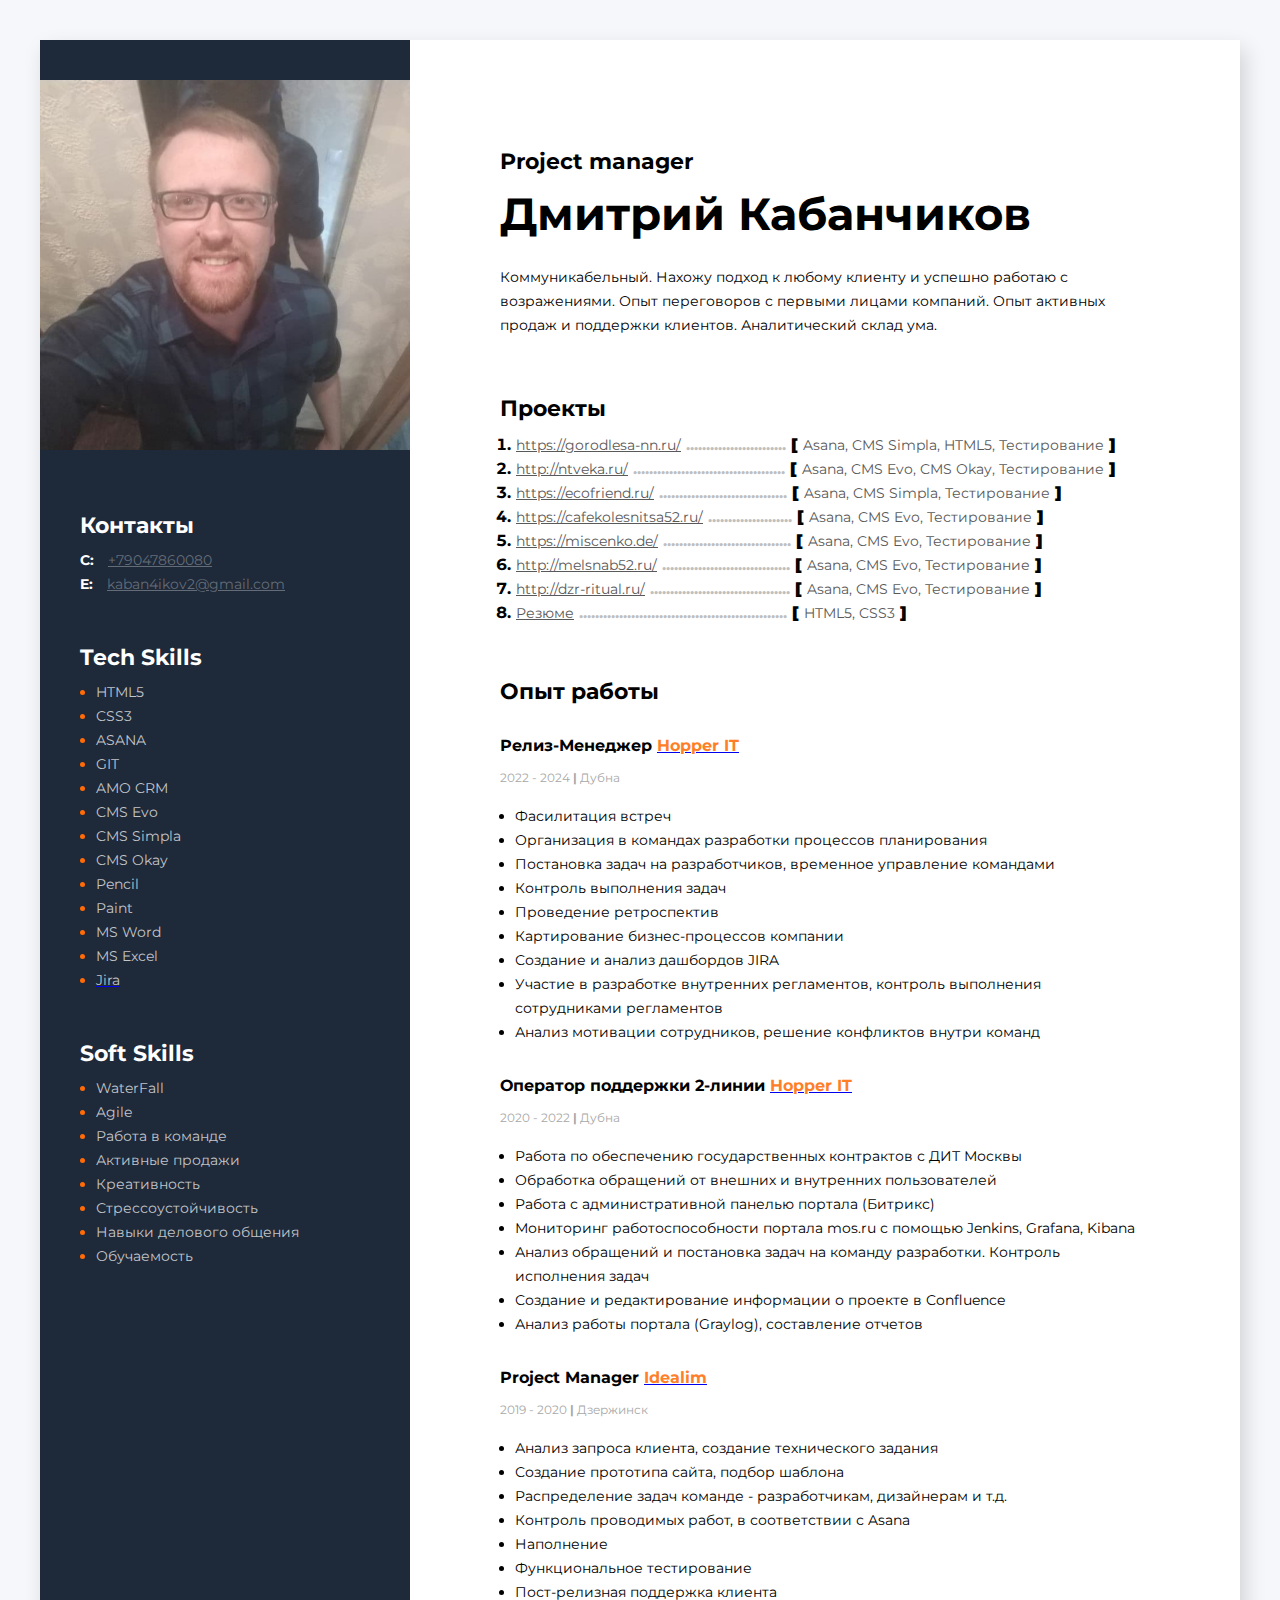
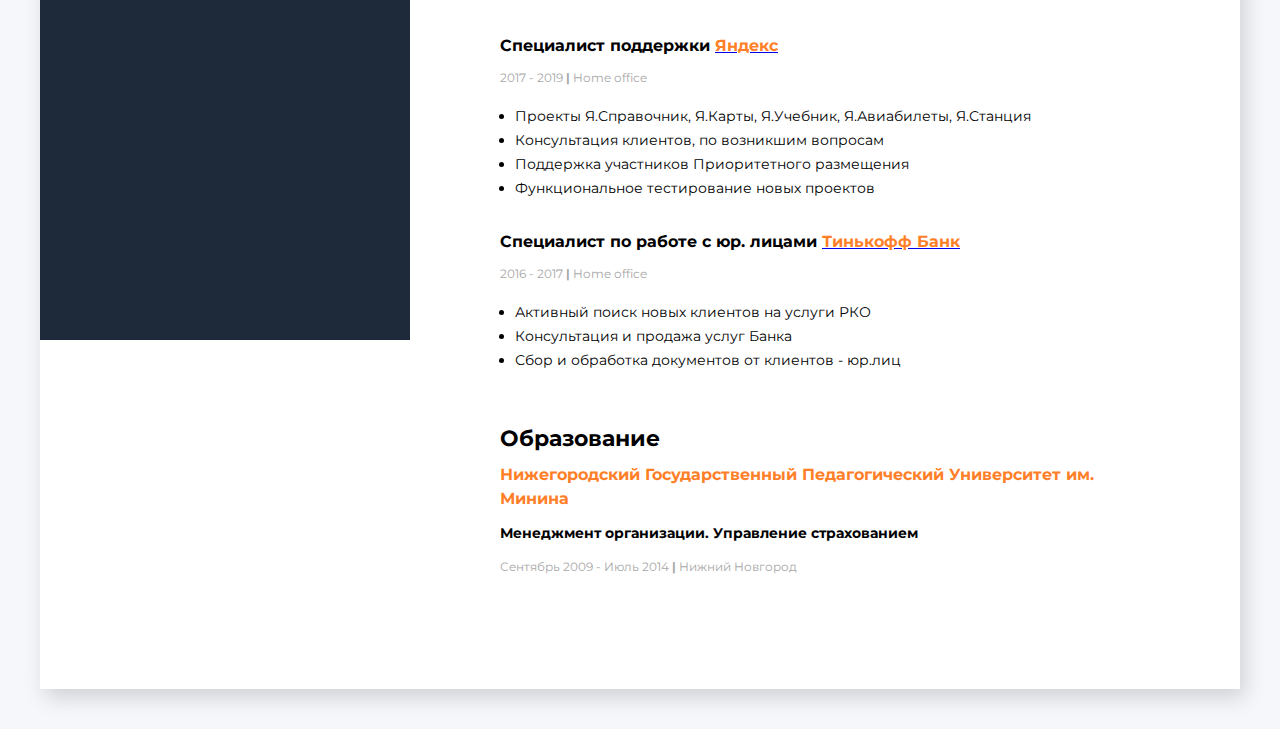
<file: index.html>
<!DOCTYPE html>
<html lang="ru">
<head>
    <meta charset="UTF-8">
    <meta name="viewport" content="width=device-width, initial-scale=1.0">
    <title>Резюме Кабанчиков Д.А.</title>
    <link rel="stylesheet" href="./style.css">
    <link href="https://fonts.googleapis.com/css2?family=Montserrat:wght@400;700&display=swap" rel="stylesheet">
</head>
    <body>
        <!-- main container-->
        <div class="wrapper">
            <aside class ="sidebar">
                <img class="my-photo" src="./photo1.jpg" alt="my photo">
                <!--contacts container-->
                <div class="contacts">
                    <h3 class="contacts-title">Контакты</h3>
                    <div>
                        <span class="contacts-link-type">C:</span> <a class="contacts-link" href="tel:+79047860080">+79047860080</a>
                    </div>
                    <div>
                        <span class="contacts-link-type">E:</span> <a class="contacts-link" href="mailto:kaban4ikov2@gmail.com">kaban4ikov2@gmail.com</a>
                    </div>
                </div>
                <!--Tech scills container-->
                <div class="tech-skills-container">
                    <h3 class="tech-skills-title">Tech Skills</h3>
                        <ul>
                            <li class="tech-skills-item"><span class="tech-skills-text">HTML5</span>
                            </li>
                            <li class="tech-skills-item"><span class="tech-skills-text">CSS3</span>
                            </li>
                            <li class="tech-skills-item"><span class="tech-skills-text">ASANA</span>
                            </li>
                            <li class="tech-skills-item"><span class="tech-skills-text">GIT</span>
                            </li>
                            <li class="tech-skills-item"><span class="tech-skills-text">AMO CRM</span>
                            </li>
                            <li class="tech-skills-item"><span class="tech-skills-text">CMS Evo</span>
                            </li>
                            <li class="tech-skills-item"><span class="tech-skills-text">CMS Simpla</span>
                            </li>
                            <li class="tech-skills-item"><span class="tech-skills-text">CMS Okay</span>
                            </li>
                            <li class="tech-skills-item"><span class="tech-skills-text">Pencil</span>
                            </li>
                            <li class="tech-skills-item"><span class="tech-skills-text">Paint</span>
                            </li>
                            <li class="tech-skills-item"><span class="tech-skills-text">MS Word</span>
                            </li>
                            <li class="tech-skills-item"><span class="tech-skills-text">MS Excel</span>
                            </li>
                            <li class="tech-skills-item"><a href="./jiraser.png"><span class="tech-skills-text">Jira</span></a>
                            </li>
                        </ul>
                </div>
                <!--Soft Skills container-->
                <div class=soft-skills-container>
                    <h3 class=soft-skills-title>Soft Skills</h3>
                        <ul>
                            <li class="soft-skills-item"><span class="soft-skills-text">WaterFall</span>
                            </li>
                            <li class="soft-skills-item"><span class="soft-skills-text">Agile</span>
                            </li>
                            <li class="soft-skills-item"><span class="soft-skills-text">Работа в команде</span>
                            </li>
                            <li class="soft-skills-item"><span class="soft-skills-text">Активные продажи</span>
                            </li>
                            <li class="soft-skills-item"><span class="soft-skills-text">Креативность</span>
                            </li>
                            <li class="soft-skills-item"><span class="soft-skills-text">Стрессоустойчивость</span>
                            </li>
                            <li class="soft-skills-item"><span class="soft-skills-text">Навыки делового общения</span>
                            </li>
                            <li class="soft-skills-item"><span class="soft-skills-text">Обучаемость</span>
                            </li>
                        </ul>
                </div>
                
            </aside>
            <!--about me container-->
            <div class="about-me-container">   
                <!--about me info container-->
                <div class="info-me">
                <h2 class="about-me-title">Project manager</h2>
                <h1 class="my-name">Дмитрий Кабанчиков</h1>
                <p class="description">Коммуникабельный. Нахожу подход к любому клиенту и успешно работаю с возражениями. Опыт переговоров с первыми лицами компаний. Опыт активных продаж и поддержки клиентов. Аналитический склад ума.</p>
                </div>
            <!--project container-->
            <div class="projects-container">
                <h3 class="about-me-title">Проекты</h3>
                <ol>
                    <li class="projects-item">
                        <a class="projects-link" 
                        href="https://gorodlesa-nn.ru/">https://gorodlesa-nn.ru/</a>
                        <span class="dots">.........................</span>
                        <span><b>[</b> <span class="tech-name"> Asana, CMS Simpla, HTML5, Тестирование</span><b> ]</b></span>
                    </li> 
                    <li class="projects-item">
                        <a class="projects-link" 
                        href="http://ntveka.ru/">http://ntveka.ru/</a>
                        <span class="dots">......................................</span>
                        <span><b>[ </b><span class="tech-name">Asana, CMS Evo, CMS Okay, Тестирование</span><b> ]</b></span>
                    </li>
                    <li class="projects-item">
                        <a class="projects-link" 
                        href="https://ecofriend.ru/">https://ecofriend.ru/</a>
                        <span class="dots">................................</span>
                        <span><b>[ </b><span class="tech-name">Asana, CMS Simpla, Тестирование</span><b> ]</b></span>
                    </li>
                    <li class="projects-item">
                        <a class="projects-link" 
                        href="https://cafekolesnitsa52.ru/">https://cafekolesnitsa52.ru/</a>
                        <span class="dots">.....................</span>
                        <span><b>[</b> <span class="tech-name"> Asana, CMS Evo, Тестирование</span><b> ]</b></span>
                    </li> 
                    <li class="projects-item">
                        <a class="projects-link" 
                        href="https://miscenko.de/">https://miscenko.de/</a>
                        <span class="dots">................................</span>
                        <span><b>[</b> <span class="tech-name"> Asana, CMS Evo, Тестирование</span><b> ]</b></span>
                    </li> 
                    <li class="projects-item">
                        <a class="projects-link" 
                        href="http://melsnab52.ru/">http://melsnab52.ru/</a>
                        <span class="dots">................................</span>
                        <span><b>[</b> <span class="tech-name"> Asana, CMS Evo, Тестирование</span><b> ]</b></span>
                    </li> 
                    <li class="projects-item">
                        <a class="projects-link" 
                        href="http://dzr-ritual.ru/">http://dzr-ritual.ru/</a>
                        <span class="dots">...................................</span>
                        <span><b>[</b> <span class="tech-name"> Asana, CMS Evo, Тестирование</span><b> ]</b></span>
                    </li> 
                    <li class="projects-item">
                        <a class="projects-link" 
                        href="https://kaban4ikoff.github.io/">Резюме</a>
                        <span class="dots">....................................................</span>
                        <span><b>[</b> <span class="tech-name"> HTML5, CSS3</span><b> ]</b></span>
                    </li> 
                </ol>
            </div>
            <!--experience container-->
            <div>
                <h3 class="about-me-title">Опыт работы</h3>
                 <!--company 1-->
                <div>
                    <h4 class="profession-title">Релиз-Менеджер <a href="https://hopper-it.ru/"><span class="company-name">Hopper IT</span></a> </h4>
                    <span class="profession-date"> 2022 - 2024 <b>|</b> Дубна</span>
                    <ul class="profession-duties">
                        <li class="profession-duties-item">
                        Фасилитация встреч
                        </li>
                        <li class="profession-duties-item">
                        Организация в командах разработки процессов планирования
                        </li>
                        <li class="profession-duties-item">
                        Постановка задач на разработчиков, временное управление командами
                        </li>
                        <li class="profession-duties-item">
                        Контроль выполнения задач
                        </li>
                        <li class="profession-duties-item">
                        Проведение ретроспектив
                        </li>
                        <li class="profession-duties-item">
                        Картирование бизнес-процессов компании
                        </li>
                        <li class="profession-duties-item">
                        Создание и анализ дашбордов JIRA
                        </li>
                         <li class="profession-duties-item">
                        Участие в разработке внутренних регламентов, контроль выполнения сотрудниками регламентов
                        </li>
                        <li class="profession-duties-item">
                        Анализ мотивации сотрудников, решение конфликтов внутри команд
                        </li>
                    </ul>
              </div>
                  <!--company 2-->
                  <div>
                    <h4 class="profession-title">Оператор поддержки 2-линии <a href="https://hopper-it.ru/"><span class="company-name">Hopper IT</span></a> </h4>
                    <span class="profession-date"> 2020 - 2022 <b>|</b> Дубна</span>
                    <ul class="profession-duties">
                        <li class="profession-duties-item">
                        Работа по обеспечению государственных контрактов с ДИТ Москвы
                        </li>
                        <li class="profession-duties-item">
                        Обработка обращений от внешних и внутренних пользователей
                        </li>
                        <li class="profession-duties-item">
                        Работа с административной панелью портала (Битрикс)
                        </li>
                        <li class="profession-duties-item">
                        Мониторинг работоспособности портала mos.ru с помощью Jenkins, Grafana, Kibana
                        </li>
                        <li class="profession-duties-item">
                        Анализ обращений и постановка задач на команду разработки. Контроль исполнения задач
                        </li>
                        <li class="profession-duties-item">
                        Создание и редактирование информации о проекте в Confluence
                        </li>
                        <li class="profession-duties-item">
                        Анализ работы портала (Graylog), составление отчетов
                        </li>
                    </ul>
                   </div>
                <!--company 3-->
                <div>
                    <h4 class="profession-title">Project Manager <a href="https://idealim.ru"><span class="company-name">Idealim</span></a> </h4>
                    <span class="profession-date"> 2019 - 2020 <b>|</b> Дзержинск</span>
                    <ul class="profession-duties">
                        <li class="profession-duties-item">
                        Анализ запроса клиента, создание технического задания 
                        </li>
                        <li class="profession-duties-item">
                        Создание прототипа сайта, подбор шаблона
                        </li>
                        <li class="profession-duties-item">
                        Распределение задач команде - разработчикам, дизайнерам и т.д.
                        </li>
                        <li class="profession-duties-item">
                        Контроль проводимых работ, в соответствии с Asana
                        </li>
                        <li class="profession-duties-item">
                        Наполнение
                        </li>
                        <li class="profession-duties-item">
                        Функциональное тестирование
                        </li>
                        <li class="profession-duties-item">
                         Пост-релизная поддержка клиента
                        </li>
                    </ul>
                </div>
                    <!--company 3-->
                <div>
                        <h4 class="profession-title">Специалист поддержки <a href="https://yandex.ru"><span class="company-name">Яндекс</span></a></h4>
                        <span class="profession-date">2017 -  2019 <b>|</b> Home office</span>
                    <ul class="profession-duties">
                        <li class="profession-duties-item">
                            Проекты Я.Справочник, Я.Карты, Я.Учебник, Я.Авиабилеты, Я.Станция 
                        </li>
                        <li class="profession-duties-item">
                            Консультация клиентов, по возникшим вопросам
                        </li>
                        <li class="profession-duties-item">
                           Поддержка участников Приоритетного размещения
                        </li>
                        <li class="profession-duties-item">
                            Функциональное тестирование новых проектов
                        </li>
                    </ul>
                </div>
                    <!--company 4-->
                <div>
                    <h4 class="profession-title">Специалист по работе с юр. лицами <a href="https://tinkoff.ru"><span class="company-name">Тинькофф Банк</span></a></h4>
                    <span class="profession-date">2016 - 2017 <b>|</b> Home office</span>
                    <ul class="profession-duties">
                        <li class="profession-duties-item">
                            Активный поиск новых клиентов на услуги РКО
                        </li>
                        <li class="profession-duties-item">
                            Консультация и продажа услуг Банка
                        </li>
                        <li class="profession-duties-item">
                            Сбор и обработка документов от клиентов - юр.лиц 
                        </li>
                    </ul>
                </div>
            </div>
            <!--education container-->
            <div class="education-container">
                <h3 class="about-me-title">Образование</h3>
                <h4 class="education-name">Нижегородский Государственный Педагогический Университет им. Минина</h4>
                <h5 class="education-item">Менеджмент организации. Управление страхованием</h5>
                <span class="educ-time">Сентябрь 2009 - Июль 2014 <b>|</b> Нижний Новгород</span>
            </div>
        </div>
        </div> 
    </body>
</html>
</file>
<file: style.css>
*{
    padding: 0px;
    margin: 0px;
    box-sizing: border-box;
}

body {
    background: #f5f7fa;
    padding-left: 20px;
    padding-right: 20px;
    padding-top: 40px;
    padding-bottom: 40px;
    font-family: Montserrat;
}

.wrapper{
    background: #ffffff;
    display: flex;
    max-width: 1200px;
    margin: 0 auto;
    box-shadow: 5px 9px 20px rgba(0, 0, 0, 0.15);
}

.sidebar{
    background: #1e2939;
    width: 370px;
    height: 1900px;
    padding-top: 40px;
    padding-bottom: 40px;
}

.my-photo{
    width: 370px;
}

.about-me-container{
    padding-left: 90px;
    padding-right: 90px;
    padding-bottom: 110px;
    padding-top: 110px;
}

.contacts{
    margin-top: 60px;
    margin-left: 40px;
    margin-right: 40px;
}

.contacts-title{
    font-size: 22px;
    font-weight: 700;
    line-height: 24px;
    color: white;
    margin-bottom: 10px;
}

.contacts-link{
    font-size: 14px;
    font-weight: 400;
    line-height: 24px;
    color: #646c77;
}

.contacts-link-type{
    font-size: 14px;
    font-weight: 700;
    line-height: 24px;
    color: white;
    margin-right: 10px;
}

.tech-skills-title{
    font-size: 22px;
    font-weight: 700;
    line-height: 24px;
    color:white;
    margin-bottom: 10px;
}

.tech-skills-container{
    margin-top: 50px;
    margin-left: 40px;
    margin-right: 40px;
}

.tech-skills-item{
    font-size: 14px;
    font-weight: 400;
    line-height: 24px;
    color:#ff6b08;
    margin-left: 16px;
}
.tech-skills-text{
    color:#c2c5c9;
}

.soft-skills-container{
    margin-top: 50px;
    margin-left: 40px;
    margin-right: 40px;
}

.soft-skills-title{
    font-size: 22px;
    font-weight: 700;
    line-height: 24px;
    color: white;
    margin-bottom: 10px;
}

.soft-skills-item{
    font-size: 14px;
    font-weight: 400;
    line-height: 24px;
    color: #ff6b08;
    margin-left: 16px;

}

.soft-skills-text{
    color: #c2c5c9;
}


.my-name{
    font-size: 45px;
    font-weight: 700;
    margin-bottom: 24px;
}

.description{
    font-size: 14px;
    font-weight: 400;
    line-height: 24px;
    margin-top: 24px;
}

.info-me{
    margin-bottom: 60px;
}

.about-me-title{
    font-size: 22px;
    font-weight: 700;
    line-height: 24px;
    margin-bottom: 12px;
}

.projects-link{
    font-size: 14px;
    font-weight: 400;
    line-height: 24px;
    color: #595959;
}

.tech-name{
    color: #595959;
    font-size: 14px;
    font-weight: 400;
    line-height: 24px;
}

.dots{
    color: #bebebe; 
    font-weight: 100px;
}

.projects-item{
    font-weight: 700;
    margin-left: 16px;
}

.projects-container{
    margin-bottom: 55px;
}

.profession-title{
    font-size: 16px;
    font-weight: 700;
    line-height: 24px;
    margin-top: 30px;
    margin-bottom: 8px;
}

.company-name{
    color: #ff7f29;
}

.profession-date{
    font-size: 12px;
    font-weight: 400;
    line-height: 24px;
    color: #a8a8a8;
}

.profession-duties{
    margin-top: 14px;
    margin-left: 15px;
}

.profession-duties-item{
    font-size: 14px;
    font-weight: 400;
    line-height: 24px;
}

.education-container{
    margin-top: 55px;
}

.education-name{
    font-size: 16px;
    font-weight: 700;
    line-height: 24px;
    color: #ff7f29;
    margin-bottom: 10px;
}

.education-item{
    font-size: 14px;
    font-weight: 700;
    line-height: 24px;
    margin-bottom: 10px;
}

.educ-time{
    font-size: 12px;
    font-weight: 400;
    line-height: 24px;
    color: #a8a8a8;
}
</file>
